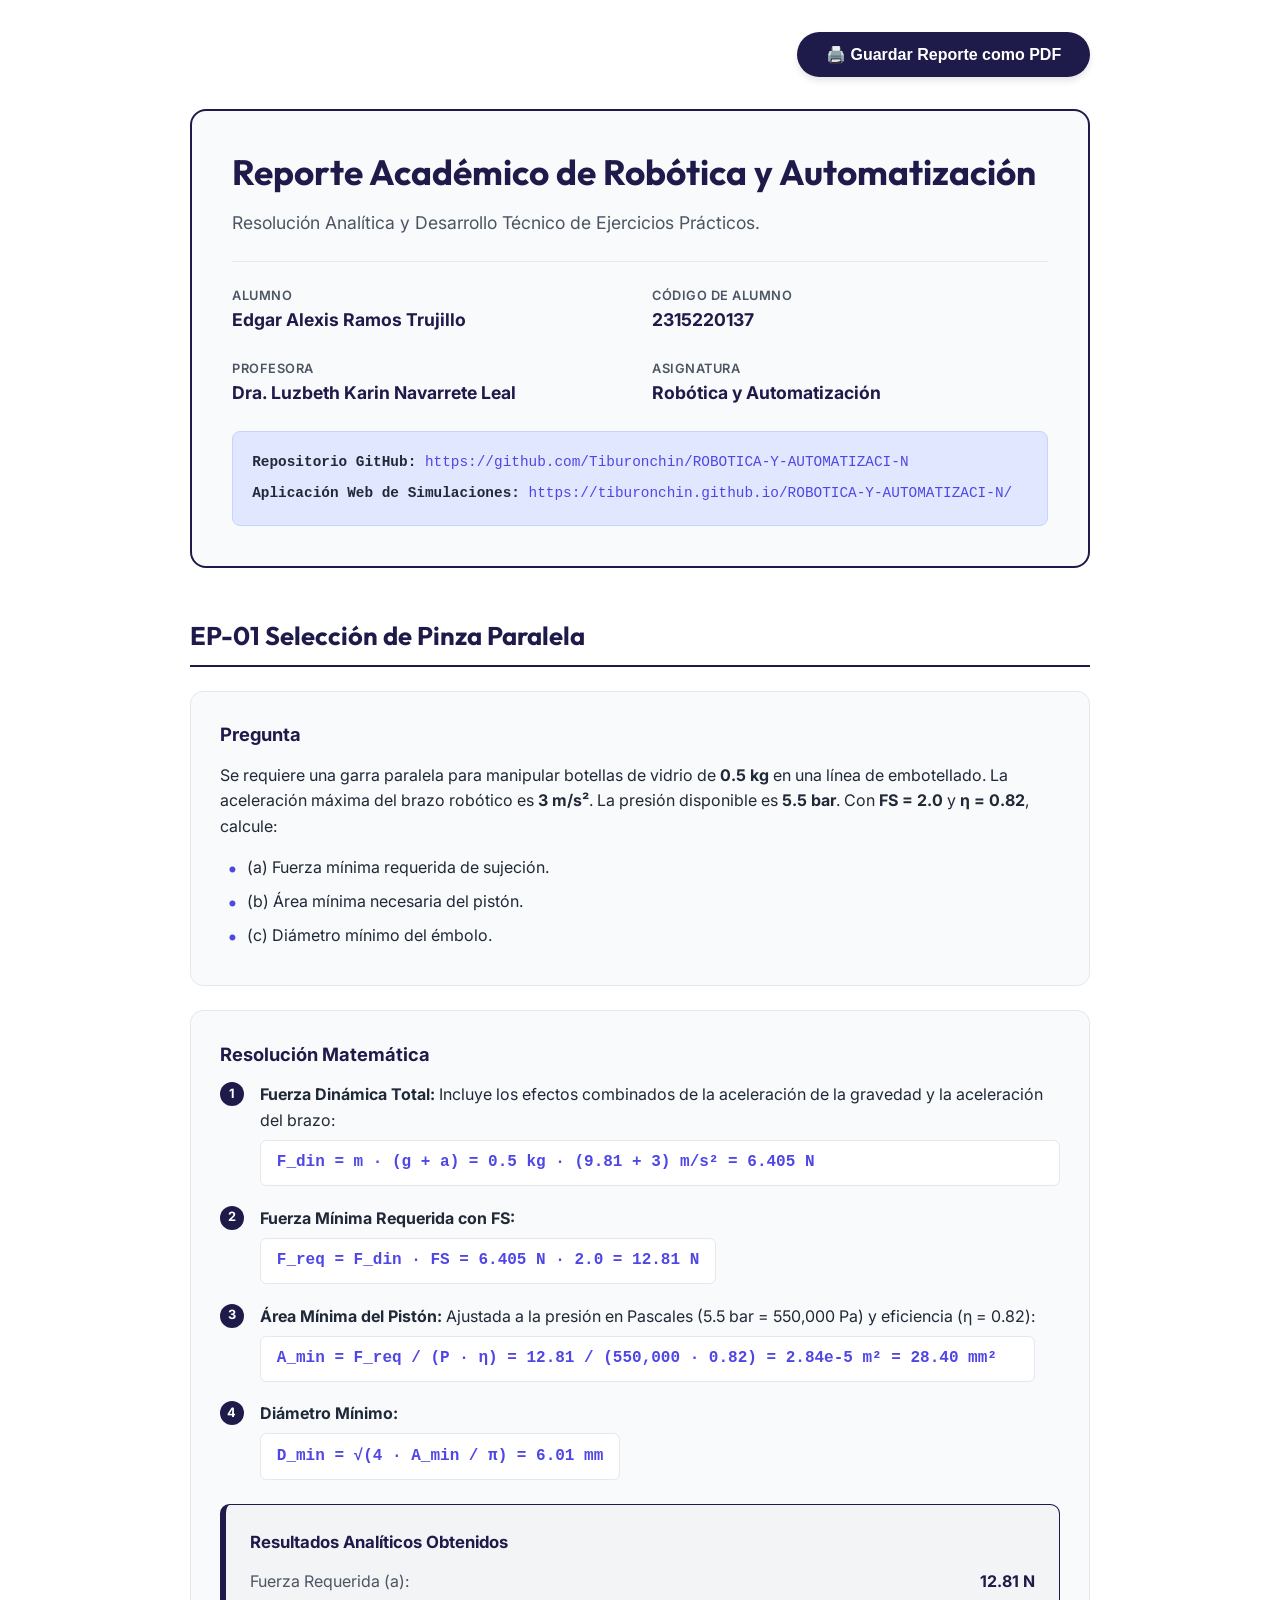
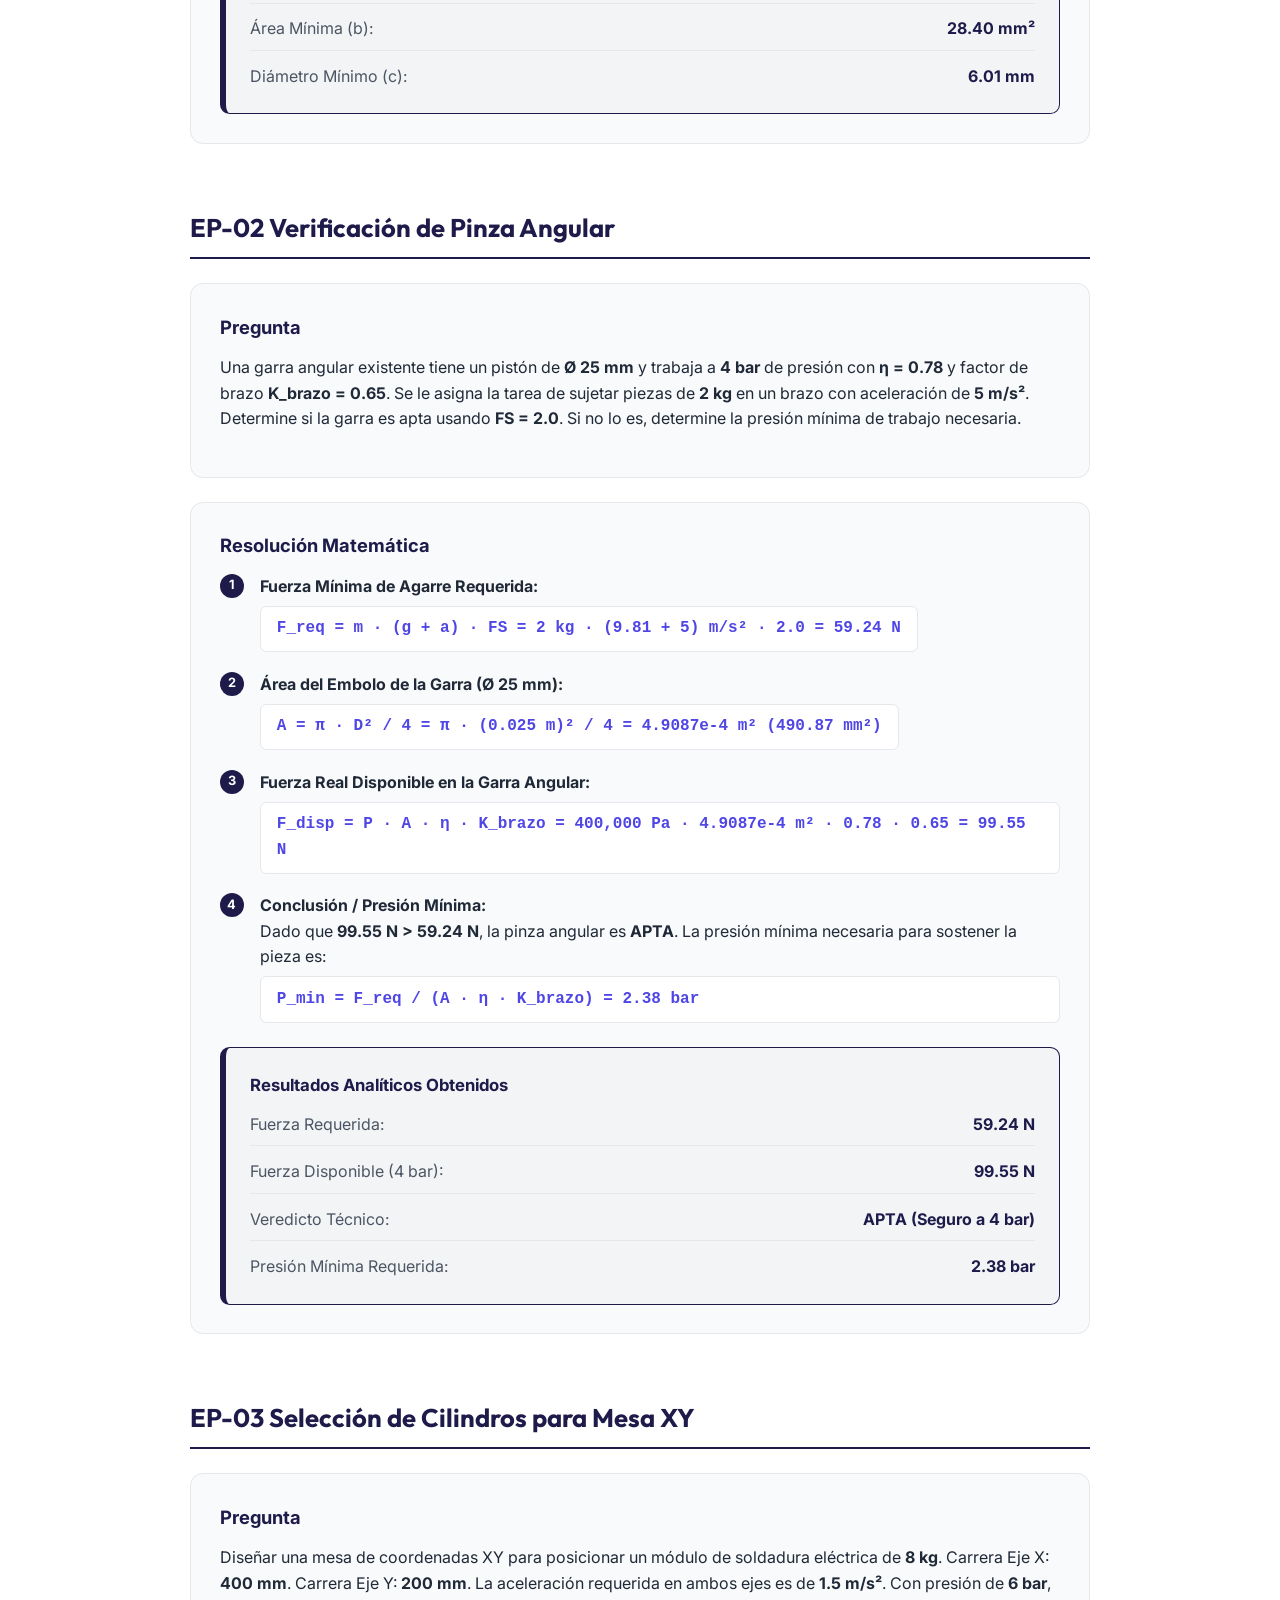
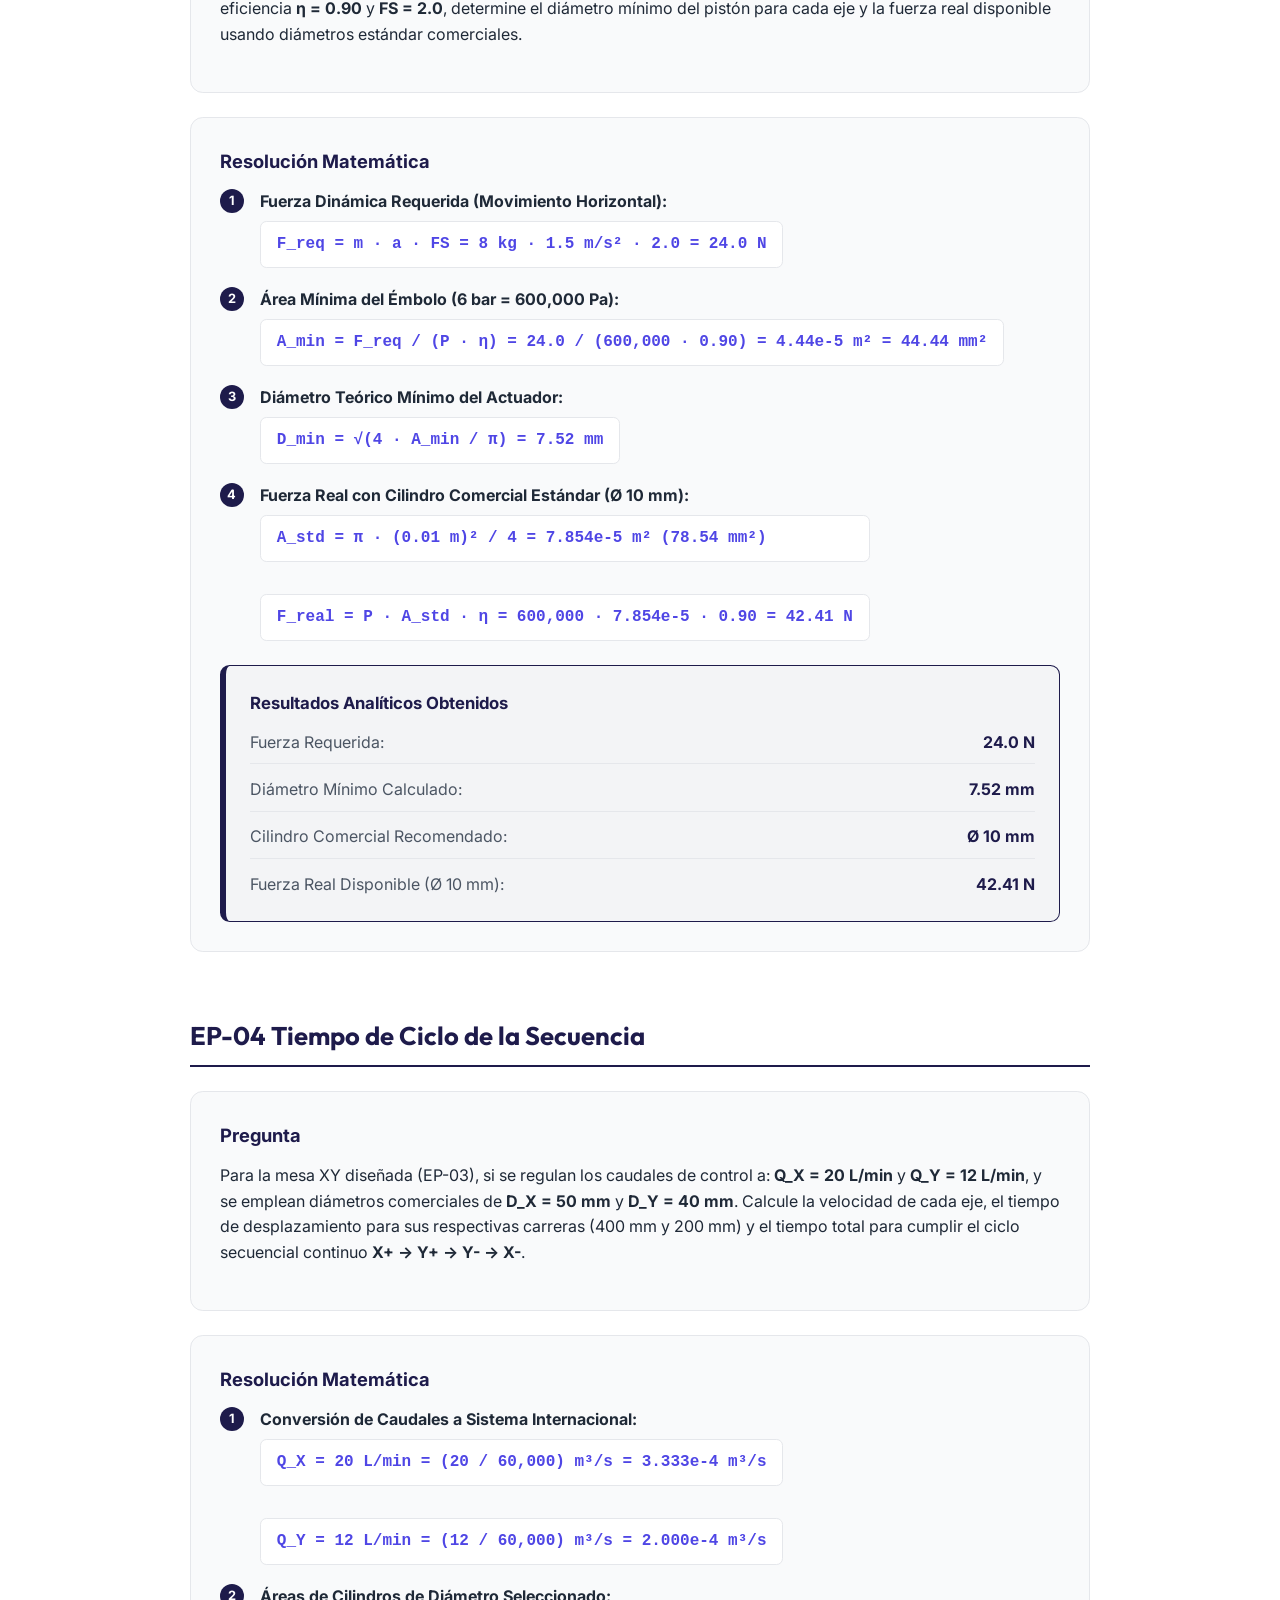
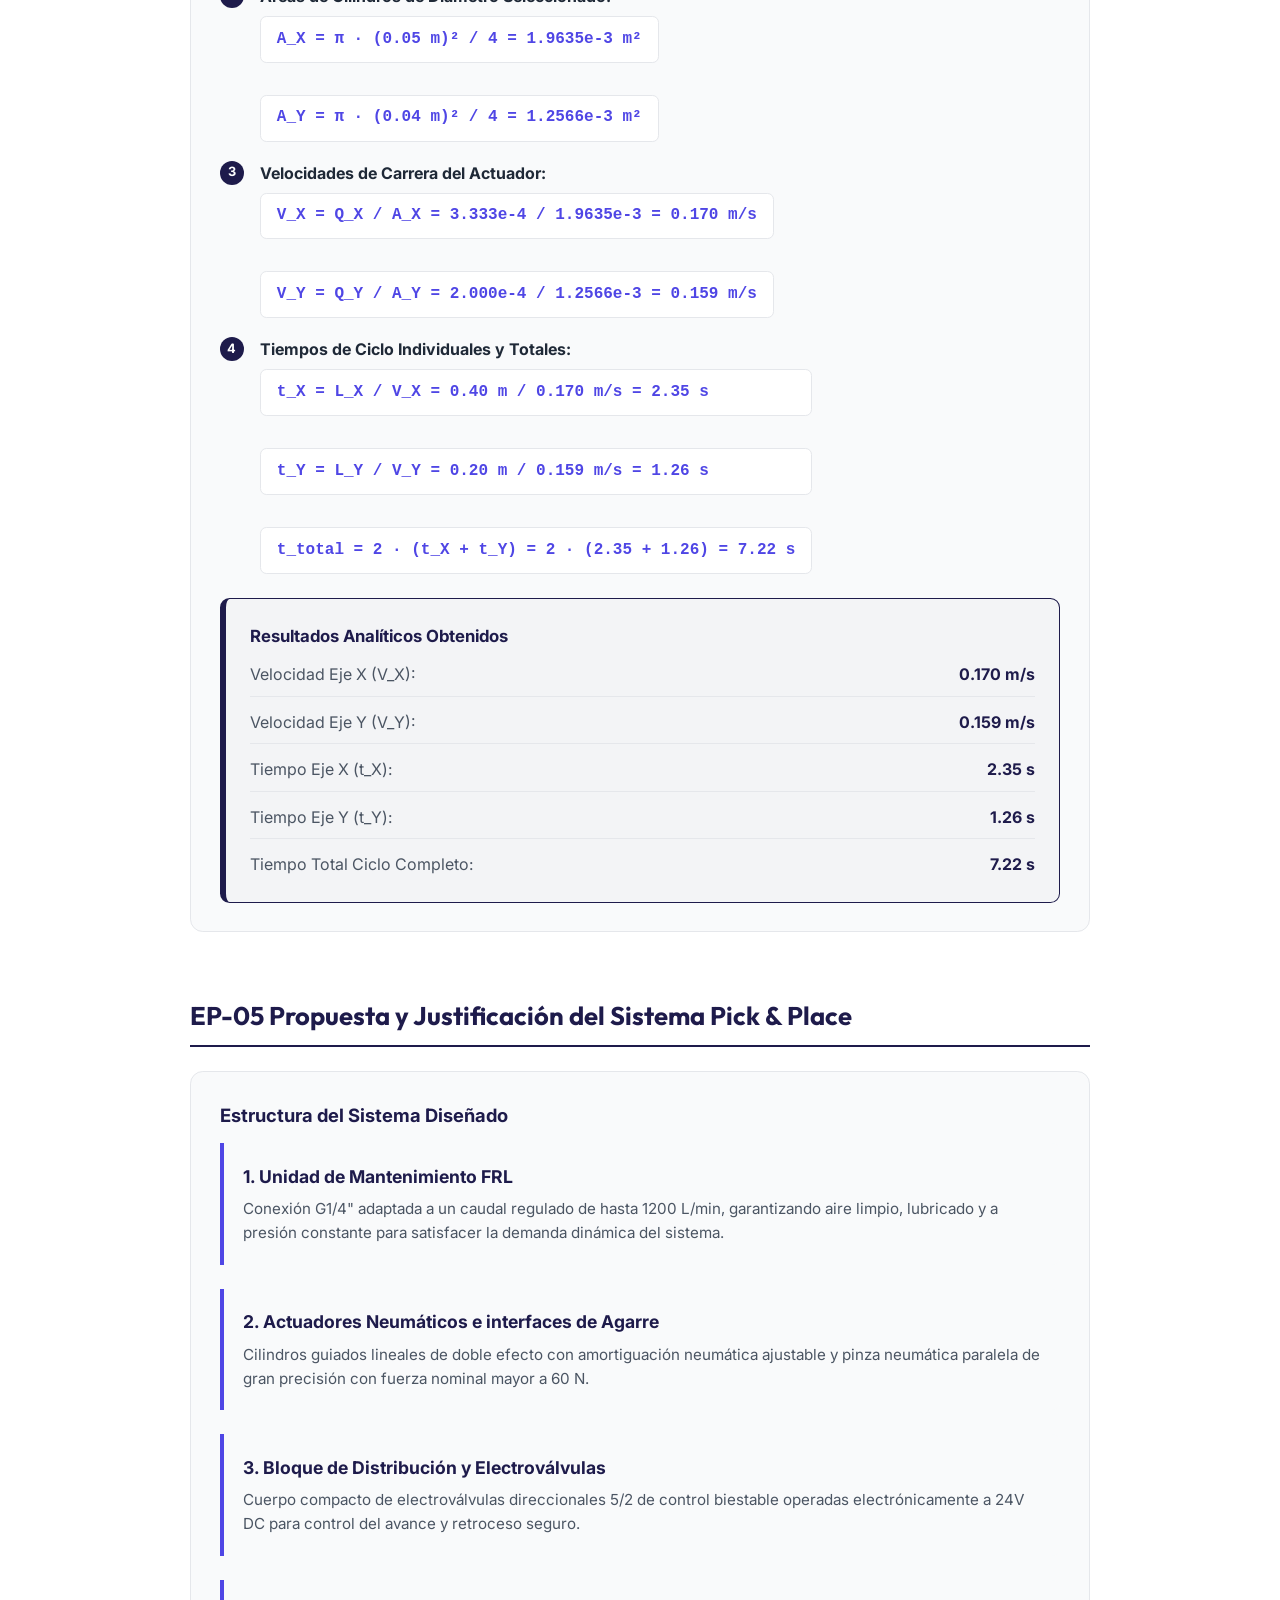
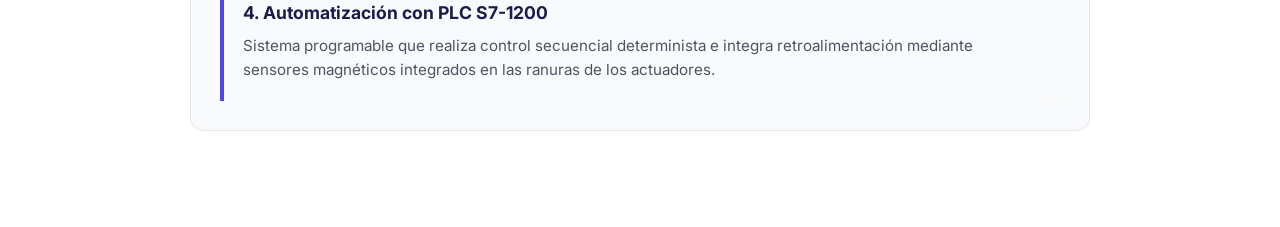
<file: reporte_local.html>
<!DOCTYPE html>
<html lang="es">
<head>
    <meta charset="UTF-8">
    <meta name="viewport" content="width=device-width, initial-scale=1.0">
    <title>Reporte Académico - Robótica y Automatización</title>
    <link href="https://fonts.googleapis.com/css2?family=Inter:wght@400;600;700&family=Outfit:wght@600;800&display=swap" rel="stylesheet">
    <style>
        :root {
            --primary: #1e1b4b;
            --secondary: #4f46e5;
            --text-dark: #1f2937;
            --text-light: #4b5563;
            --bg-light: #f9fafb;
            --border: #e5e7eb;
        }

        * {
            margin: 0;
            padding: 0;
            box-sizing: border-box;
        }

        body {
            font-family: 'Inter', sans-serif;
            color: var(--text-dark);
            line-height: 1.6;
            background-color: #ffffff;
            padding: 2rem;
        }

        .container {
            max-width: 900px;
            margin: 0 auto;
        }

        /* Cabecera / Presentación */
        .header-card {
            border: 2px solid var(--primary);
            border-radius: 1rem;
            padding: 2.5rem;
            background-color: var(--bg-light);
            margin-bottom: 3rem;
            position: relative;
        }

        .header-card h1 {
            font-family: 'Outfit', sans-serif;
            font-size: 2.2rem;
            color: var(--primary);
            margin-bottom: 1rem;
            line-height: 1.2;
        }

        .info-grid {
            display: grid;
            grid-template-columns: repeat(2, 1fr);
            gap: 1.5rem;
            margin-top: 1.5rem;
            border-top: 1px solid var(--border);
            padding-top: 1.5rem;
        }

        .info-item span {
            display: block;
            font-size: 0.8rem;
            text-transform: uppercase;
            color: var(--text-light);
            font-weight: 600;
            letter-spacing: 0.5px;
        }

        .info-item strong {
            font-size: 1.1rem;
            color: var(--primary);
        }

        /* Enlaces */
        .links-box {
            background-color: #e0e7ff;
            border: 1px solid #c7d2fe;
            padding: 1.2rem;
            border-radius: 0.5rem;
            margin-top: 1.5rem;
            font-family: monospace;
            font-size: 0.9rem;
        }

        .links-box a {
            color: var(--secondary);
            text-decoration: none;
            word-break: break-all;
        }

        .links-box a:hover {
            text-decoration: underline;
        }

        /* Botón de Impresión */
        .print-btn-container {
            display: flex;
            justify-content: flex-end;
            margin-bottom: 2rem;
        }

        .btn-print {
            background-color: var(--primary);
            color: #ffffff;
            border: none;
            padding: 0.8rem 1.8rem;
            font-size: 1rem;
            font-weight: 600;
            border-radius: 2rem;
            cursor: pointer;
            display: inline-flex;
            align-items: center;
            gap: 0.5rem;
            box-shadow: 0 4px 6px rgba(0,0,0,0.1);
            transition: all 0.2s ease;
        }

        .btn-print:hover {
            background-color: var(--secondary);
            transform: translateY(-1px);
        }

        /* Secciones de Ejercicios */
        .exercise-section {
            margin-bottom: 4rem;
            page-break-inside: avoid;
            break-inside: avoid;
        }

        .exercise-section h2 {
            font-family: 'Outfit', sans-serif;
            font-size: 1.6rem;
            color: var(--primary);
            border-bottom: 2px solid var(--primary);
            padding-bottom: 0.5rem;
            margin-bottom: 1.5rem;
        }

        .section-subsection {
            background-color: var(--bg-light);
            border: 1px solid var(--border);
            padding: 1.8rem;
            border-radius: 0.8rem;
            margin-bottom: 1.5rem;
        }

        .section-subsection h3 {
            font-size: 1.15rem;
            color: var(--primary);
            margin-bottom: 0.8rem;
        }

        .theory-text {
            color: var(--text-dark);
            margin-bottom: 1rem;
        }

        .question-list {
            list-style: none;
            padding-left: 0.5rem;
        }

        .question-list li {
            margin-bottom: 0.5rem;
            position: relative;
            padding-left: 1.2rem;
        }

        .question-list li::before {
            content: "•";
            color: var(--secondary);
            font-weight: bold;
            font-size: 1.2rem;
            position: absolute;
            left: 0;
            top: -2px;
        }

        /* Pasos Matemáticos */
        .math-steps {
            display: flex;
            flex-direction: column;
            gap: 1.2rem;
        }

        .step {
            display: flex;
            gap: 1rem;
        }

        .step-num {
            background-color: var(--primary);
            color: #ffffff;
            font-weight: 700;
            width: 24px;
            height: 24px;
            border-radius: 50%;
            display: flex;
            align-items: center;
            justify-content: center;
            flex-shrink: 0;
            font-size: 0.8rem;
        }

        .step code {
            display: block;
            background-color: #ffffff;
            border: 1px solid var(--border);
            padding: 0.6rem 1rem;
            border-radius: 0.4rem;
            margin-top: 0.4rem;
            font-family: 'Courier New', Courier, monospace;
            font-weight: 600;
            color: var(--secondary);
        }

        /* Caja de Resultados */
        .results-box {
            background-color: #f3f4f6;
            border: 1px solid var(--primary);
            border-left: 6px solid var(--primary);
            border-radius: 0.6rem;
            padding: 1.5rem;
            margin-top: 1.5rem;
        }

        .results-box h4 {
            color: var(--primary);
            font-size: 1.05rem;
            margin-bottom: 0.8rem;
        }

        .res-grid {
            display: flex;
            flex-direction: column;
            gap: 0.8rem;
        }

        .res-row {
            display: flex;
            justify-content: space-between;
            border-bottom: 1px solid var(--border);
            padding-bottom: 0.5rem;
        }

        .res-row:last-child {
            border-bottom: none;
            padding-bottom: 0;
        }

        .res-row span {
            color: var(--text-light);
        }

        .res-row strong {
            color: var(--primary);
            font-weight: 700;
        }

        /* Estilo de la Propuesta EP-05 */
        .dashboard-list {
            display: flex;
            flex-direction: column;
            gap: 1.5rem;
        }

        .dashboard-item {
            background-color: var(--bg-light);
            border-left: 4px solid var(--secondary);
            padding: 1.2rem;
            border-radius: 0 0.5rem 0.5rem 0;
        }

        .dashboard-item h4 {
            color: var(--primary);
            font-size: 1.1rem;
            margin-bottom: 0.4rem;
        }

        .dashboard-item p {
            color: var(--text-light);
            font-size: 0.95rem;
        }

        /* Estilos de Impresión */
        @media print {
            .print-btn-container {
                display: none !important;
            }

            body {
                padding: 0;
                font-size: 11pt;
            }

            .header-card {
                border-color: #000000;
                background-color: #ffffff !important;
            }

            .links-box {
                background-color: #ffffff !important;
                border-color: #000000 !important;
                color: #000000 !important;
            }

            .exercise-section {
                page-break-before: always;
                break-before: page;
            }

            .exercise-section:first-of-type {
                page-break-before: avoid;
                break-before: avoid;
            }

            .section-subsection {
                background-color: #ffffff !important;
                border-color: #000000 !important;
            }

            .results-box {
                background-color: #f3f4f6 !important;
                border-color: #000000 !important;
            }

            .step-num {
                background-color: #000000 !important;
            }
        }
    </style>
</head>
<body>

    <div class="container">
        
        <!-- Botón para imprimir / guardar PDF -->
        <div class="print-btn-container">
            <button class="btn-print" onclick="window.print()">
                🖨️ Guardar Reporte como PDF
            </button>
        </div>

        <!-- Ficha de Portada / Información del Alumno -->
        <header class="header-card">
            <h1>Reporte Académico de Robótica y Automatización</h1>
            <p style="color: var(--text-light); font-size: 1.1rem;">Resolución Analítica y Desarrollo Técnico de Ejercicios Prácticos.</p>
            
            <div class="info-grid">
                <div class="info-item">
                    <span>Alumno</span>
                    <strong>Edgar Alexis Ramos Trujillo</strong>
                </div>
                <div class="info-item">
                    <span>Código de Alumno</span>
                    <strong>2315220137</strong>
                </div>
                <div class="info-item">
                    <span>Profesora</span>
                    <strong>Dra. Luzbeth Karin Navarrete Leal</strong>
                </div>
                <div class="info-item">
                    <span>Asignatura</span>
                    <strong>Robótica y Automatización</strong>
                </div>
            </div>

            <div class="links-box">
                <p><strong>Repositorio GitHub:</strong> <a href="https://github.com/Tiburonchin/ROBOTICA-Y-AUTOMATIZACI-N" target="_blank">https://github.com/Tiburonchin/ROBOTICA-Y-AUTOMATIZACI-N</a></p>
                <p style="margin-top: 0.5rem;"><strong>Aplicación Web de Simulaciones:</strong> <a href="https://tiburonchin.github.io/ROBOTICA-Y-AUTOMATIZACI-N/" target="_blank">https://tiburonchin.github.io/ROBOTICA-Y-AUTOMATIZACI-N/</a></p>
            </div>
        </header>

        <!-- EP-01 -->
        <section class="exercise-section">
            <h2>EP-01 Selección de Pinza Paralela</h2>
            
            <div class="section-subsection">
                <h3>Pregunta</h3>
                <p class="theory-text">
                    Se requiere una garra paralela para manipular botellas de vidrio de <strong>0.5 kg</strong> en una línea de embotellado. La aceleración máxima del brazo robótico es <strong>3 m/s²</strong>. La presión disponible es <strong>5.5 bar</strong>. Con <strong>FS = 2.0</strong> y <strong>η = 0.82</strong>, calcule:
                </p>
                <ul class="question-list">
                    <li>(a) Fuerza mínima requerida de sujeción.</li>
                    <li>(b) Área mínima necesaria del pistón.</li>
                    <li>(c) Diámetro mínimo del émbolo.</li>
                </ul>
            </div>

            <div class="section-subsection">
                <h3>Resolución Matemática</h3>
                <div class="math-steps">
                    <div class="step">
                        <span class="step-num">1</span>
                        <p><strong>Fuerza Dinámica Total:</strong> Incluye los efectos combinados de la aceleración de la gravedad y la aceleración del brazo:<br>
                        <code>F_din = m · (g + a) = 0.5 kg · (9.81 + 3) m/s² = 6.405 N</code></p>
                    </div>
                    <div class="step">
                        <span class="step-num">2</span>
                        <p><strong>Fuerza Mínima Requerida con FS:</strong><br>
                        <code>F_req = F_din · FS = 6.405 N · 2.0 = 12.81 N</code></p>
                    </div>
                    <div class="step">
                        <span class="step-num">3</span>
                        <p><strong>Área Mínima del Pistón:</strong> Ajustada a la presión en Pascales (5.5 bar = 550,000 Pa) y eficiencia (η = 0.82):<br>
                        <code>A_min = F_req / (P · η) = 12.81 / (550,000 · 0.82) = 2.84e-5 m² = 28.40 mm²</code></p>
                    </div>
                    <div class="step">
                        <span class="step-num">4</span>
                        <p><strong>Diámetro Mínimo:</strong><br>
                        <code>D_min = √(4 · A_min / π) = 6.01 mm</code></p>
                    </div>
                </div>

                <div class="results-box">
                    <h4>Resultados Analíticos Obtenidos</h4>
                    <div class="res-grid">
                        <div class="res-row"><span>Fuerza Requerida (a):</span> <strong>12.81 N</strong></div>
                        <div class="res-row"><span>Área Mínima (b):</span> <strong>28.40 mm²</strong></div>
                        <div class="res-row"><span>Diámetro Mínimo (c):</span> <strong>6.01 mm</strong></div>
                    </div>
                </div>
            </div>
        </section>

        <!-- EP-02 -->
        <section class="exercise-section">
            <h2>EP-02 Verificación de Pinza Angular</h2>
            
            <div class="section-subsection">
                <h3>Pregunta</h3>
                <p class="theory-text">
                    Una garra angular existente tiene un pistón de <strong>Ø 25 mm</strong> y trabaja a <strong>4 bar</strong> de presión con <strong>η = 0.78</strong> y factor de brazo <strong>K_brazo = 0.65</strong>. Se le asigna la tarea de sujetar piezas de <strong>2 kg</strong> en un brazo con aceleración de <strong>5 m/s²</strong>. Determine si la garra es apta usando <strong>FS = 2.0</strong>. Si no lo es, determine la presión mínima de trabajo necesaria.
                </p>
            </div>

            <div class="section-subsection">
                <h3>Resolución Matemática</h3>
                <div class="math-steps">
                    <div class="step">
                        <span class="step-num">1</span>
                        <p><strong>Fuerza Mínima de Agarre Requerida:</strong><br>
                        <code>F_req = m · (g + a) · FS = 2 kg · (9.81 + 5) m/s² · 2.0 = 59.24 N</code></p>
                    </div>
                    <div class="step">
                        <span class="step-num">2</span>
                        <p><strong>Área del Embolo de la Garra (Ø 25 mm):</strong><br>
                        <code>A = π · D² / 4 = π · (0.025 m)² / 4 = 4.9087e-4 m² (490.87 mm²)</code></p>
                    </div>
                    <div class="step">
                        <span class="step-num">3</span>
                        <p><strong>Fuerza Real Disponible en la Garra Angular:</strong><br>
                        <code>F_disp = P · A · η · K_brazo = 400,000 Pa · 4.9087e-4 m² · 0.78 · 0.65 = 99.55 N</code></p>
                    </div>
                    <div class="step">
                        <span class="step-num">4</span>
                        <p><strong>Conclusión / Presión Mínima:</strong><br>
                        Dado que <strong>99.55 N &gt; 59.24 N</strong>, la pinza angular es <strong>APTA</strong>. La presión mínima necesaria para sostener la pieza es:<br>
                        <code>P_min = F_req / (A · η · K_brazo) = 2.38 bar</code></p>
                    </div>
                </div>

                <div class="results-box">
                    <h4>Resultados Analíticos Obtenidos</h4>
                    <div class="res-grid">
                        <div class="res-row"><span>Fuerza Requerida:</span> <strong>59.24 N</strong></div>
                        <div class="res-row"><span>Fuerza Disponible (4 bar):</span> <strong>99.55 N</strong></div>
                        <div class="res-row"><span>Veredicto Técnico:</span> <strong>APTA (Seguro a 4 bar)</strong></div>
                        <div class="res-row"><span>Presión Mínima Requerida:</span> <strong>2.38 bar</strong></div>
                    </div>
                </div>
            </div>
        </section>

        <!-- EP-03 -->
        <section class="exercise-section">
            <h2>EP-03 Selección de Cilindros para Mesa XY</h2>
            
            <div class="section-subsection">
                <h3>Pregunta</h3>
                <p class="theory-text">
                    Diseñar una mesa de coordenadas XY para posicionar un módulo de soldadura eléctrica de <strong>8 kg</strong>. Carrera Eje X: <strong>400 mm</strong>. Carrera Eje Y: <strong>200 mm</strong>. La aceleración requerida en ambos ejes es de <strong>1.5 m/s²</strong>. Con presión de <strong>6 bar</strong>, eficiencia <strong>η = 0.90</strong> y <strong>FS = 2.0</strong>, determine el diámetro mínimo del pistón para cada eje y la fuerza real disponible usando diámetros estándar comerciales.
                </p>
            </div>

            <div class="section-subsection">
                <h3>Resolución Matemática</h3>
                <div class="math-steps">
                    <div class="step">
                        <span class="step-num">1</span>
                        <p><strong>Fuerza Dinámica Requerida (Movimiento Horizontal):</strong><br>
                        <code>F_req = m · a · FS = 8 kg · 1.5 m/s² · 2.0 = 24.0 N</code></p>
                    </div>
                    <div class="step">
                        <span class="step-num">2</span>
                        <p><strong>Área Mínima del Émbolo (6 bar = 600,000 Pa):</strong><br>
                        <code>A_min = F_req / (P · η) = 24.0 / (600,000 · 0.90) = 4.44e-5 m² = 44.44 mm²</code></p>
                    </div>
                    <div class="step">
                        <span class="step-num">3</span>
                        <p><strong>Diámetro Teórico Mínimo del Actuador:</strong><br>
                        <code>D_min = √(4 · A_min / π) = 7.52 mm</code></p>
                    </div>
                    <div class="step">
                        <span class="step-num">4</span>
                        <p><strong>Fuerza Real con Cilindro Comercial Estándar (Ø 10 mm):</strong><br>
                        <code>A_std = π · (0.01 m)² / 4 = 7.854e-5 m² (78.54 mm²)</code><br>
                        <code>F_real = P · A_std · η = 600,000 · 7.854e-5 · 0.90 = 42.41 N</code></p>
                    </div>
                </div>

                <div class="results-box">
                    <h4>Resultados Analíticos Obtenidos</h4>
                    <div class="res-grid">
                        <div class="res-row"><span>Fuerza Requerida:</span> <strong>24.0 N</strong></div>
                        <div class="res-row"><span>Diámetro Mínimo Calculado:</span> <strong>7.52 mm</strong></div>
                        <div class="res-row"><span>Cilindro Comercial Recomendado:</span> <strong>Ø 10 mm</strong></div>
                        <div class="res-row"><span>Fuerza Real Disponible (Ø 10 mm):</span> <strong>42.41 N</strong></div>
                    </div>
                </div>
            </div>
        </section>

        <!-- EP-04 -->
        <section class="exercise-section">
            <h2>EP-04 Tiempo de Ciclo de la Secuencia</h2>
            
            <div class="section-subsection">
                <h3>Pregunta</h3>
                <p class="theory-text">
                    Para la mesa XY diseñada (EP-03), si se regulan los caudales de control a: <strong>Q_X = 20 L/min</strong> y <strong>Q_Y = 12 L/min</strong>, y se emplean diámetros comerciales de <strong>D_X = 50 mm</strong> y <strong>D_Y = 40 mm</strong>. Calcule la velocidad de cada eje, el tiempo de desplazamiento para sus respectivas carreras (400 mm y 200 mm) y el tiempo total para cumplir el ciclo secuencial continuo <strong>X+ → Y+ → Y- → X-</strong>.
                </p>
            </div>

            <div class="section-subsection">
                <h3>Resolución Matemática</h3>
                <div class="math-steps">
                    <div class="step">
                        <span class="step-num">1</span>
                        <p><strong>Conversión de Caudales a Sistema Internacional:</strong><br>
                        <code>Q_X = 20 L/min = (20 / 60,000) m³/s = 3.333e-4 m³/s</code><br>
                        <code>Q_Y = 12 L/min = (12 / 60,000) m³/s = 2.000e-4 m³/s</code></p>
                    </div>
                    <div class="step">
                        <span class="step-num">2</span>
                        <p><strong>Áreas de Cilindros de Diámetro Seleccionado:</strong><br>
                        <code>A_X = π · (0.05 m)² / 4 = 1.9635e-3 m²</code><br>
                        <code>A_Y = π · (0.04 m)² / 4 = 1.2566e-3 m²</code></p>
                    </div>
                    <div class="step">
                        <span class="step-num">3</span>
                        <p><strong>Velocidades de Carrera del Actuador:</strong><br>
                        <code>V_X = Q_X / A_X = 3.333e-4 / 1.9635e-3 = 0.170 m/s</code><br>
                        <code>V_Y = Q_Y / A_Y = 2.000e-4 / 1.2566e-3 = 0.159 m/s</code></p>
                    </div>
                    <div class="step">
                        <span class="step-num">4</span>
                        <p><strong>Tiempos de Ciclo Individuales y Totales:</strong><br>
                        <code>t_X = L_X / V_X = 0.40 m / 0.170 m/s = 2.35 s</code><br>
                        <code>t_Y = L_Y / V_Y = 0.20 m / 0.159 m/s = 1.26 s</code><br>
                        <code>t_total = 2 · (t_X + t_Y) = 2 · (2.35 + 1.26) = 7.22 s</code></p>
                    </div>
                </div>

                <div class="results-box">
                    <h4>Resultados Analíticos Obtenidos</h4>
                    <div class="res-grid">
                        <div class="res-row"><span>Velocidad Eje X (V_X):</span> <strong>0.170 m/s</strong></div>
                        <div class="res-row"><span>Velocidad Eje Y (V_Y):</span> <strong>0.159 m/s</strong></div>
                        <div class="res-row"><span>Tiempo Eje X (t_X):</span> <strong>2.35 s</strong></div>
                        <div class="res-row"><span>Tiempo Eje Y (t_Y):</span> <strong>1.26 s</strong></div>
                        <div class="res-row"><span>Tiempo Total Ciclo Completo:</span> <strong>7.22 s</strong></div>
                    </div>
                </div>
            </div>
        </section>

        <!-- EP-05 -->
        <section class="exercise-section">
            <h2>EP-05 Propuesta y Justificación del Sistema Pick & Place</h2>
            
            <div class="section-subsection">
                <h3>Estructura del Sistema Diseñado</h3>
                <div class="dashboard-list">
                    <div class="dashboard-item">
                        <h4>1. Unidad de Mantenimiento FRL</h4>
                        <p>Conexión G1/4" adaptada a un caudal regulado de hasta 1200 L/min, garantizando aire limpio, lubricado y a presión constante para satisfacer la demanda dinámica del sistema.</p>
                    </div>
                    <div class="dashboard-item">
                        <h4>2. Actuadores Neumáticos e interfaces de Agarre</h4>
                        <p>Cilindros guiados lineales de doble efecto con amortiguación neumática ajustable y pinza neumática paralela de gran precisión con fuerza nominal mayor a 60 N.</p>
                    </div>
                    <div class="dashboard-item">
                        <h4>3. Bloque de Distribución y Electroválvulas</h4>
                        <p>Cuerpo compacto de electroválvulas direccionales 5/2 de control biestable operadas electrónicamente a 24V DC para control del avance y retroceso seguro.</p>
                    </div>
                    <div class="dashboard-item">
                        <h4>4. Automatización con PLC S7-1200</h4>
                        <p>Sistema programable que realiza control secuencial determinista e integra retroalimentación mediante sensores magnéticos integrados en las ranuras de los actuadores.</p>
                    </div>
                </div>
            </div>
        </section>

    </div>

</body>
</html>
</file>
